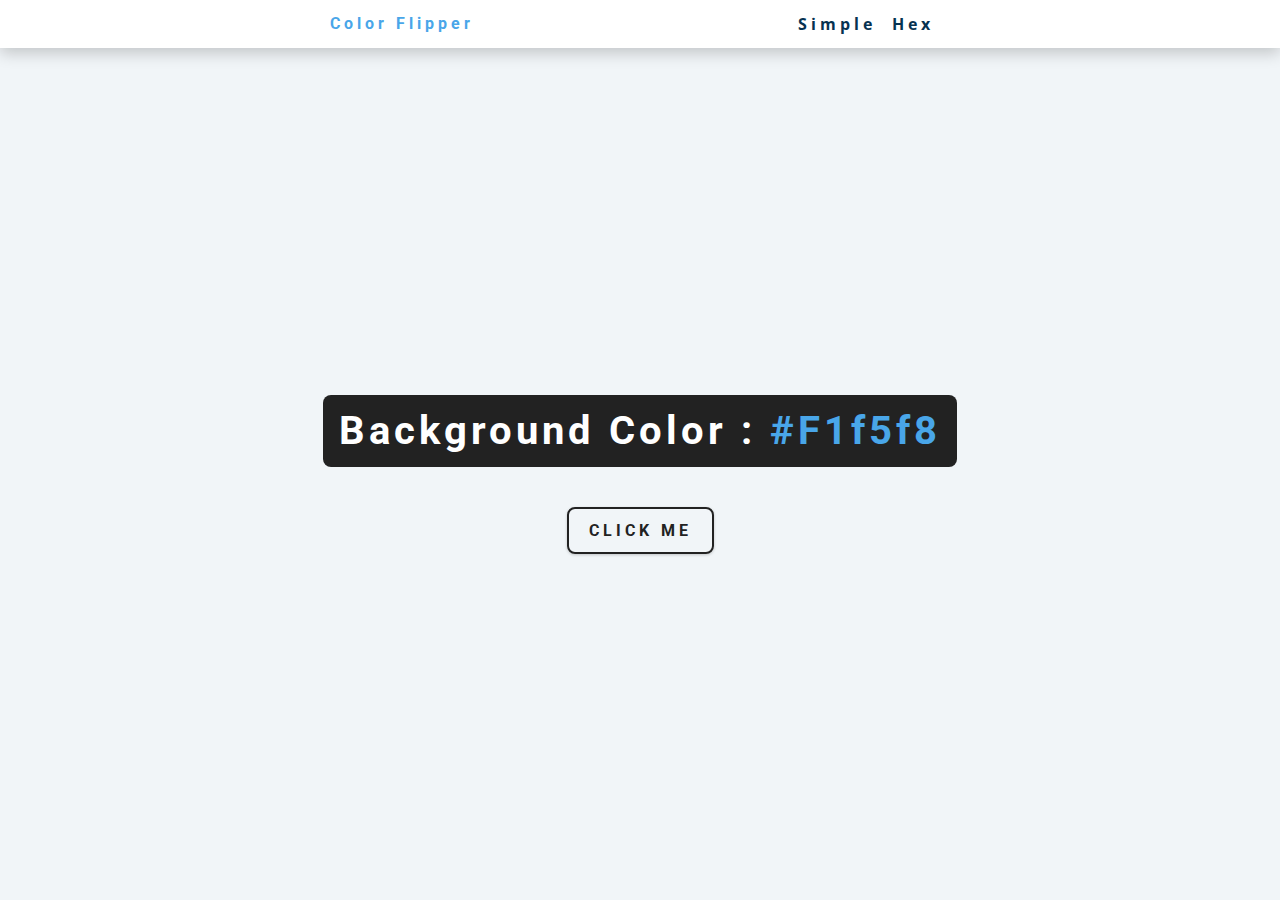
<file: 1-color-flipper/index.html>
<!DOCTYPE html>
<html lang="en">
  <head>
    <meta charset="UTF-8" />
    <meta name="viewport" content="width=device-width, initial-scale=1.0" />
    <title>Color Flipper || Simple</title>
    <!-- styles -->
    <link rel="stylesheet" href="styles.css" />
  </head>
  <body>
    <nav>
      <div class="nav-center">
        <h4>color flipper</h4>
        <ul class="nav-links">
          <li>
            <a href="index.html">simple</a>
          </li>
          <li>
            <a href="hex.html">hex</a>
          </li>
        </ul>
      </div>
    </nav>
    
    <main>
      <div class="container">
        <h2>background color : <span class="color">
          #f1f5f8
        </span></h2>
        <button class="btn btn-hero" id="btn">click me</button>
      </div>
    </main>
    <!-- javascript -->
    <script src="app.js"></script>
  </body>
</html>
</file>
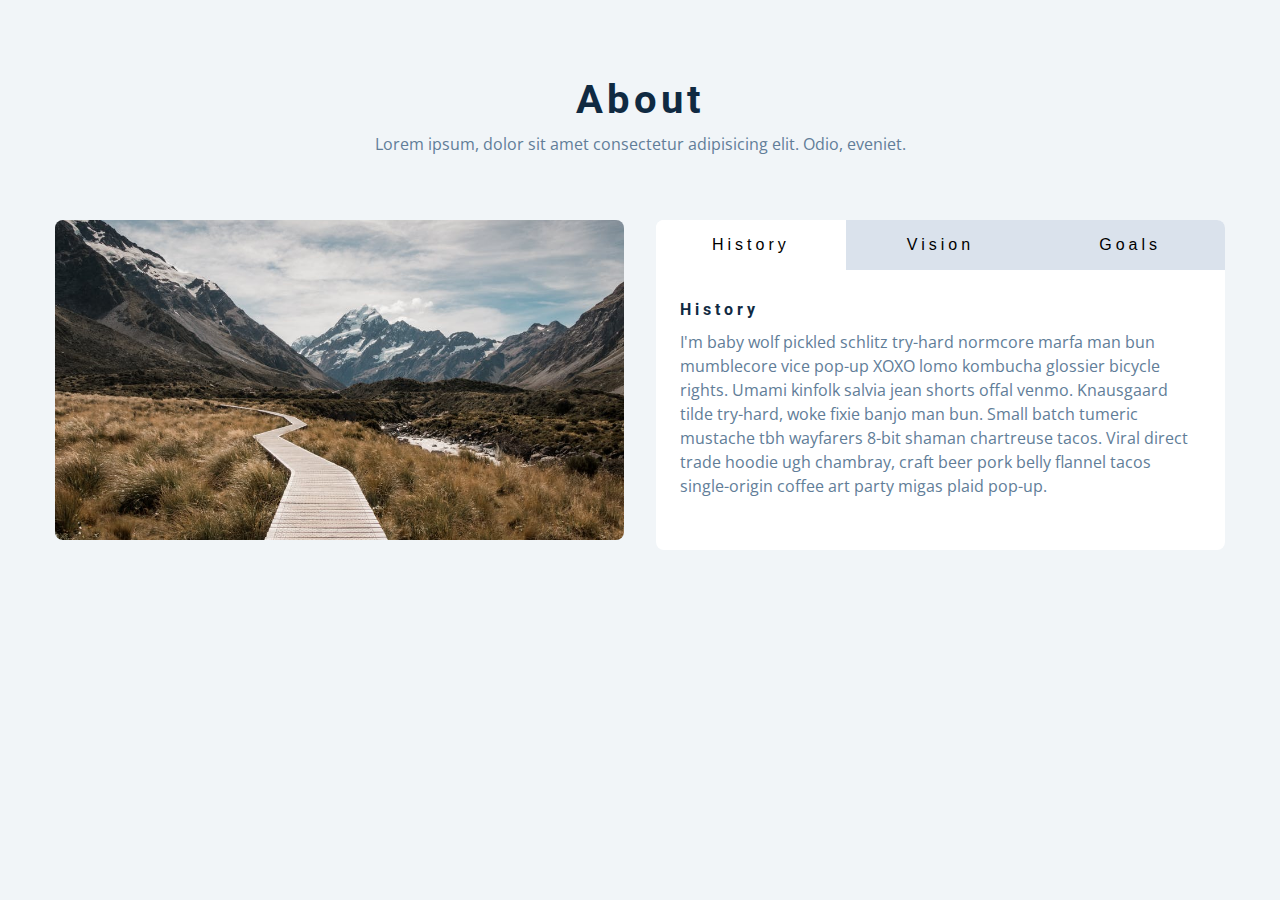
<file: 11-tabs/index.html>
<!DOCTYPE html>
<html lang="en">
  <head>
    <meta charset="UTF-8" />
    <meta name="viewport" content="width=device-width, initial-scale=1.0" />
    <title>Tabs</title>

    <!-- styles -->
    <link rel="stylesheet" href="styles.css" />
  </head>
  <body>
    <section class="section">
      <div class="title">
        <h2>about</h2>
        <p>
          Lorem ipsum, dolor sit amet consectetur adipisicing elit. Odio, eveniet.
        </p>
      </div>
      <div class="about-center section-center">
        <article class="about-img">
          <img src="./hero-bcg.jpeg" alt="about picture">
        </article>
        <article class="about">
          <!-- button container -->
          <div class="btn-container">
            <button class="tab-btn active" data-id="history">history</button>
            <button class="tab-btn" data-id="vision">vision</button>
            <button class="tab-btn" data-id="goals">goals</button>
          </div>
          <article class="about-content">
            <!-- single item -->
            <div class="content active" id="history">
              <h4>history</h4>
              <p>
                I'm baby wolf pickled schlitz try-hard normcore marfa man bun mumblecore vice
                pop-up XOXO lomo kombucha glossier bicycle rights. Umami kinfolk salvia jean
                shorts offal venmo. Knausgaard tilde try-hard, woke fixie banjo man bun. Small
                batch tumeric mustache tbh wayfarers 8-bit shaman chartreuse tacos. Viral
                direct trade hoodie ugh chambray, craft beer pork belly flannel tacos
                single-origin coffee art party migas plaid pop-up.
              </p>
            </div>
            <div class="content" id="vision">
              <h4>vision</h4>
              <p>
                Man bun PBR&B keytar copper mug prism, hell of helvetica. Synth crucifix offal
                deep v hella biodiesel. Church-key listicle polaroid put a bird on it
                chillwave palo santo enamel pin, tattooed meggings franzen la croix cray.
                Retro yr aesthetic four loko tbh helvetica air plant, neutra palo santo tofu
                mumblecore. Hoodie bushwick pour-over jean shorts chartreuse shabby chic. Roof
                party hammock master cleanse pop-up truffaut, bicycle rights skateboard
                affogato readymade sustainable deep v live-edge schlitz narwhal.
              </p>
              <ul>
                <li>list item</li>
                <li>list item</li>
                <li>list item</li>
              </ul>
            </div>
            <div class="content" id="goals">
              <h4>goals</h4>
              <p>
                Chambray authentic truffaut, kickstarter brunch taxidermy vape heirloom four
                dollar toast raclette shoreditch church-key. Poutine etsy tote bag, cred
                fingerstache leggings cornhole everyday carry blog gastropub. Brunch biodiesel
                sartorial mlkshk swag, mixtape hashtag marfa readymade direct trade man braid
                cold-pressed roof party. Small batch adaptogen coloring book heirloom.
                Letterpress food truck hammock literally hell of wolf beard adaptogen everyday
                carry. Dreamcatcher pitchfork yuccie, banh mi salvia venmo photo booth quinoa
                chicharrones.
              </p>
            </div>
            <!-- end of single item -->
          </article>
        </article>
      </div>
    </section>
    <!-- javascript -->
    <script src="app.js"></script>
  </body>
</html>
</file>
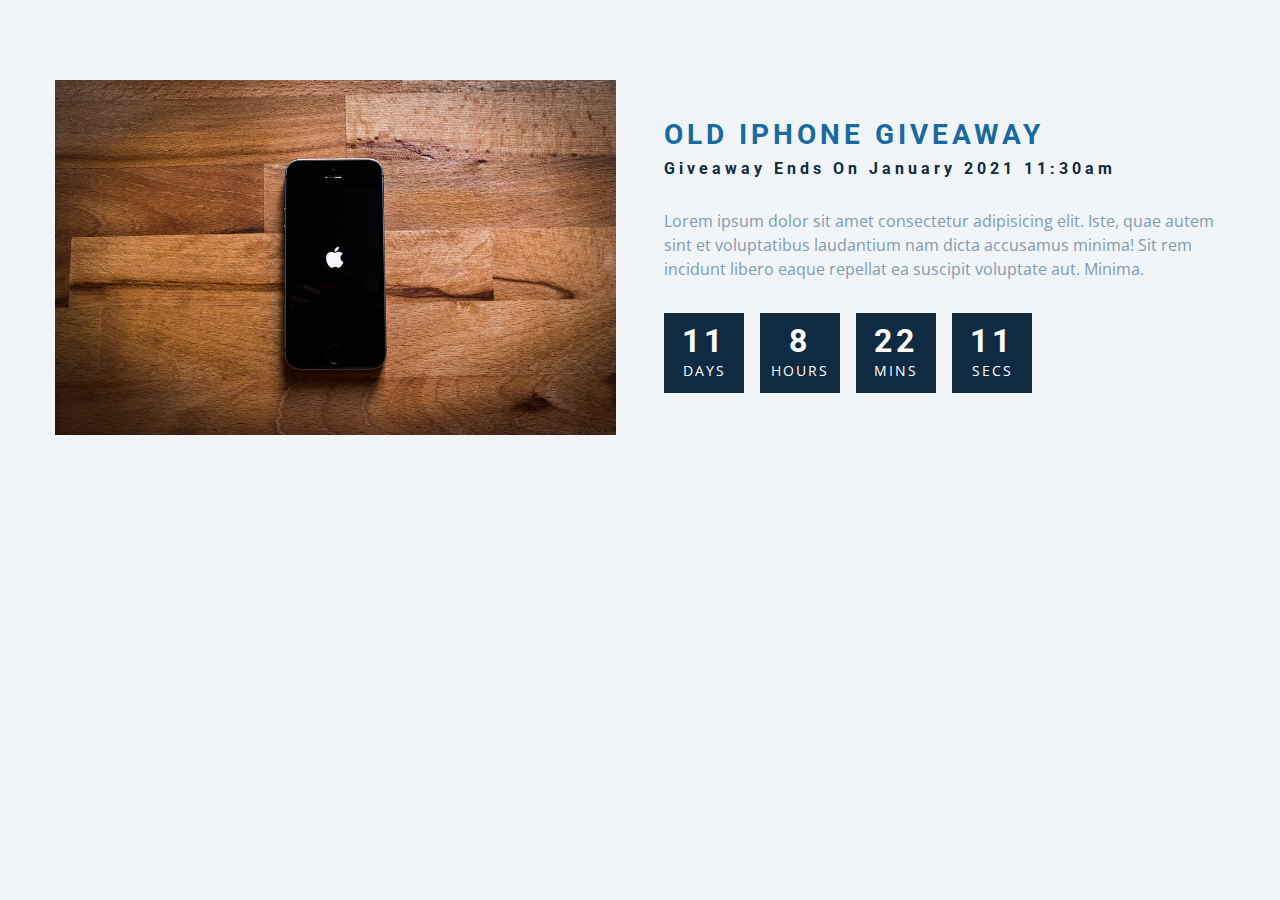
<file: 12-countdown-timer/index.html>
<!DOCTYPE html>
<html lang="en">
  <head>
    <meta charset="UTF-8" />
    <meta name="viewport" content="width=device-width, initial-scale=1.0" />
    <title>Countdown</title>

    <!-- styles -->
    <link rel="stylesheet" href="styles.css" />
  </head>
  <body>
    <section class="section-center">
      <!-- image -->
      <article class="gift-img">
        <img src="./gift.jpeg" alt="gift picture">
      </article>
      <!-- info -->
      <article class="gift-info">
        <h3>old iphone giveaway</h3>
        <h4 class="giveaway">giveaway ends on Sunday, 24 January 2021, 8:00am</h4>
        <p>Lorem ipsum dolor sit amet consectetur adipisicing elit. Iste, quae autem sint et voluptatibus laudantium nam dicta accusamus minima! Sit rem incidunt libero eaque repellat ea suscipit voluptate aut. Minima.</p>
        <div class="deadline">
          <!-- days -->
          <div class="deadline-format">
            <div>
              <h4 class="days">11</h4>
              <span>days</span>
            </div>
          </div>
          <!-- end of item -->
          <!-- hours -->
          <div class="deadline-format">
            <div>
              <h4 class="hours">8</h4>
              <span>hours</span>
            </div>
          </div>
          <!-- end of item -->
          <!-- mins -->
          <div class="deadline-format">
            <div>
              <h4 class="mins">22</h4>
              <span>mins</span>
            </div>
          </div>
          <!-- end of item -->
          <!-- secs -->
          <div class="deadline-format">
            <div>
              <h4 class="secs">11</h4>
              <span>secs</span>
            </div>
          </div>
          <!-- end of item -->
          
        </div>
      </article>
    </section>
    <!-- javascript -->
    <script src="app.js"></script>
  </body>
</html>
</file>
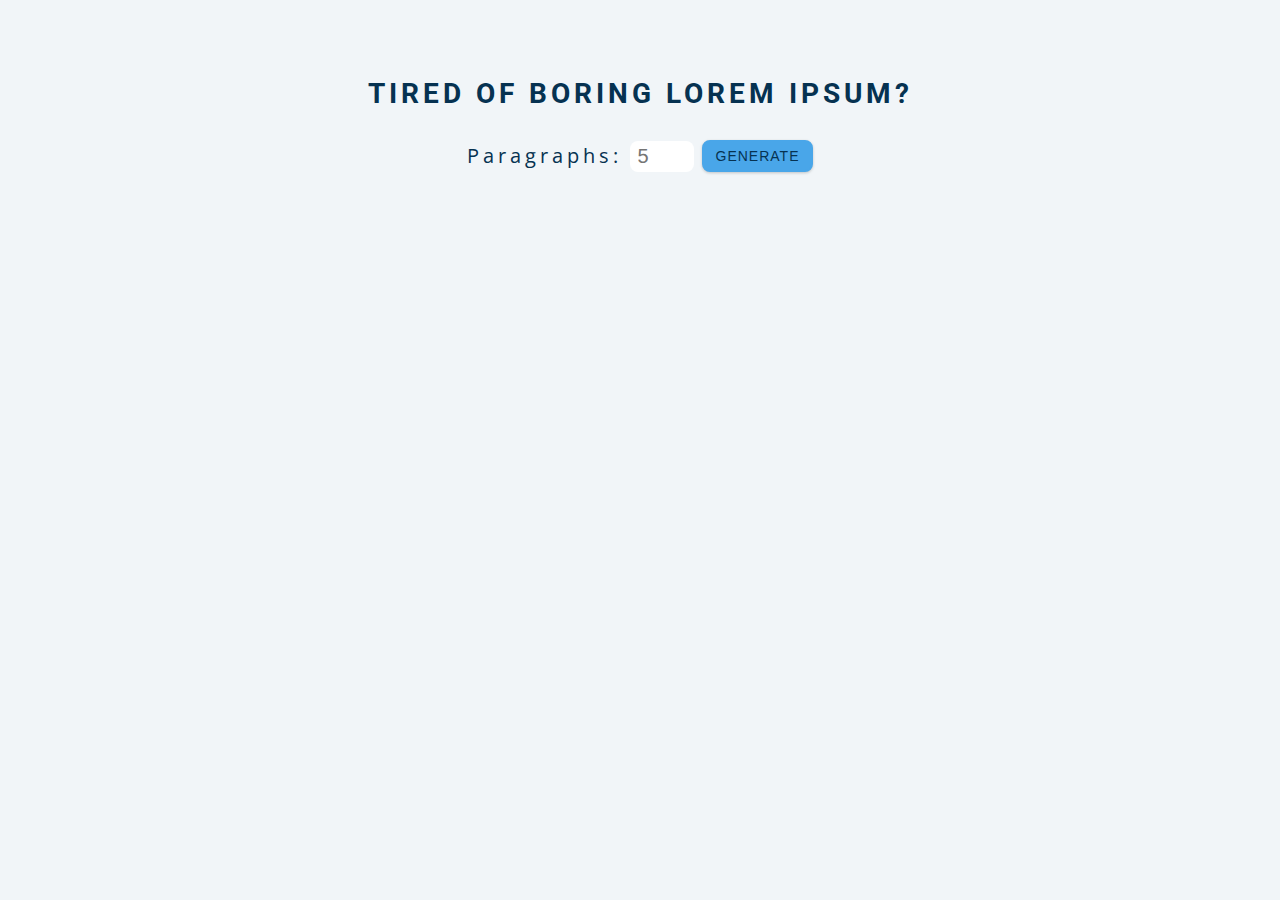
<file: 13-lorem-ipsum/index.html>
<!DOCTYPE html>
<html lang="en">
  <head>
    <meta charset="UTF-8" />
    <meta name="viewport" content="width=device-width, initial-scale=1.0" />
    <title>Lorem Ipsum</title>

    <!-- styles -->
    <link rel="stylesheet" href="styles.css" />
  </head>
  <body>
    <section class="section-center">
      <h3>tired of boring lorem ipsum?</h3>
      <form class="lorem-form">
        <label for="amount">paragraphs:</label>
        <input type="number" name="amount" id="amount" placeholder="5">
        <button type="submit" class="btn">generate</button>
      </form>
      <article class="lorem-text"></article>
    </section>
    <!-- javascript -->
    <script src="app.js"></script>
  </body>
</html>
</file>
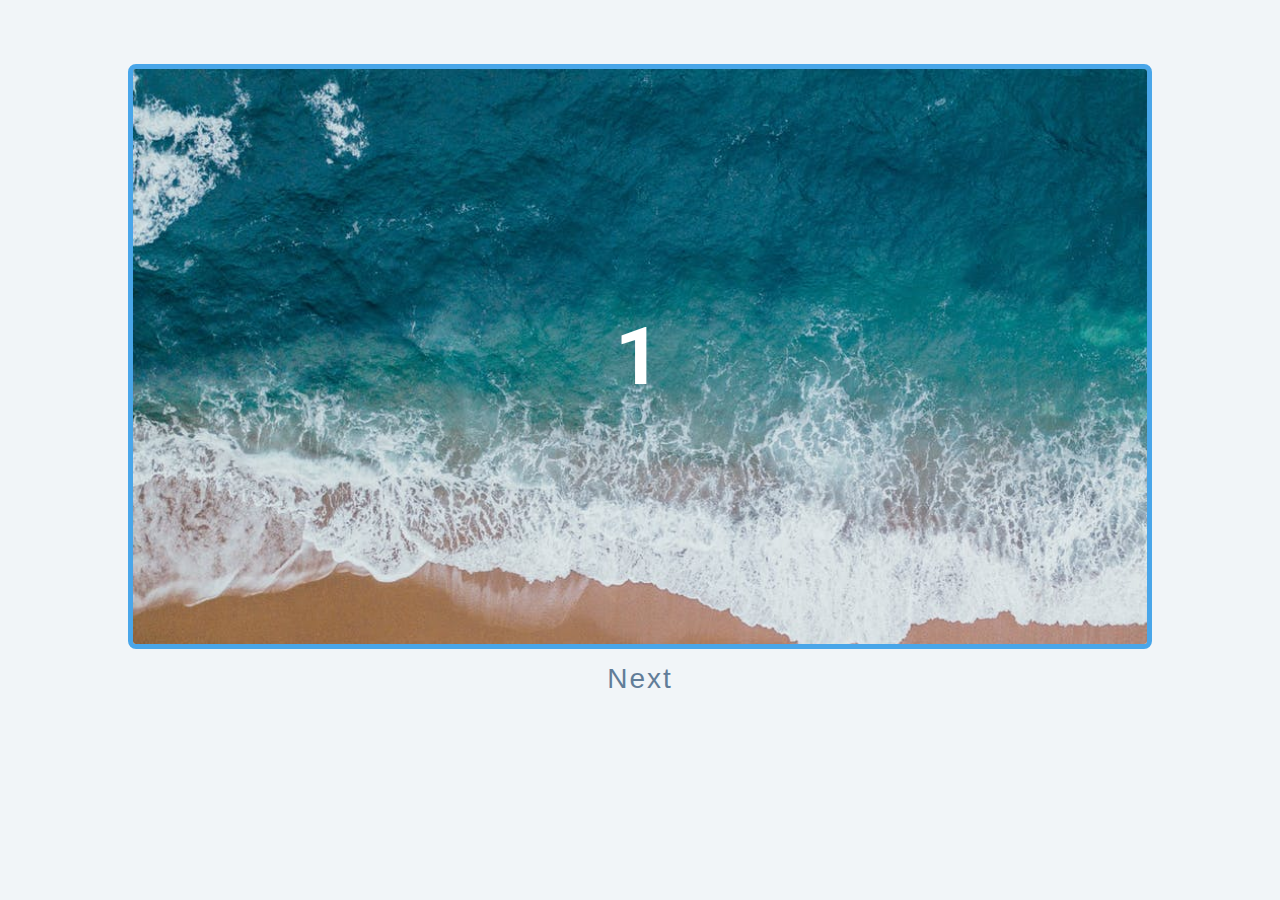
<file: 15-slider/index.html>
<!DOCTYPE html>
<html lang="en">
  <head>
    <meta charset="UTF-8" />
    <meta name="viewport" content="width=device-width, initial-scale=1.0" />
    <title>Slider</title>

    <!-- styles -->
    <link rel="stylesheet" href="styles.css" />
  </head>
  <body>
    <div class="slider-container">
      <div class="slide">
        <img src="./img-1.jpeg" class="slide-img" alt="">
        <h1>1</h1>
      </div>
      <div class="slide">
        <h1>2</h1>
      </div>
      <div class="slide">
        <h1>3</h1>
      </div>
      <div class="slide">
        <div>
          <img src="./person-1.jpeg" class="person-img" alt="">
          <h4>susan doe</h4>
          <h1>4</h1>
        </div>
      </div>
    </div>
    <div class="btn-container">
      <button type="button" class="prevBtn">prev</button>
      <button type="button" class="nextBtn">next</button>
    </div>

    <!-- javascript -->
    <script src="app.js"></script>
  </body>
</html>
</file>
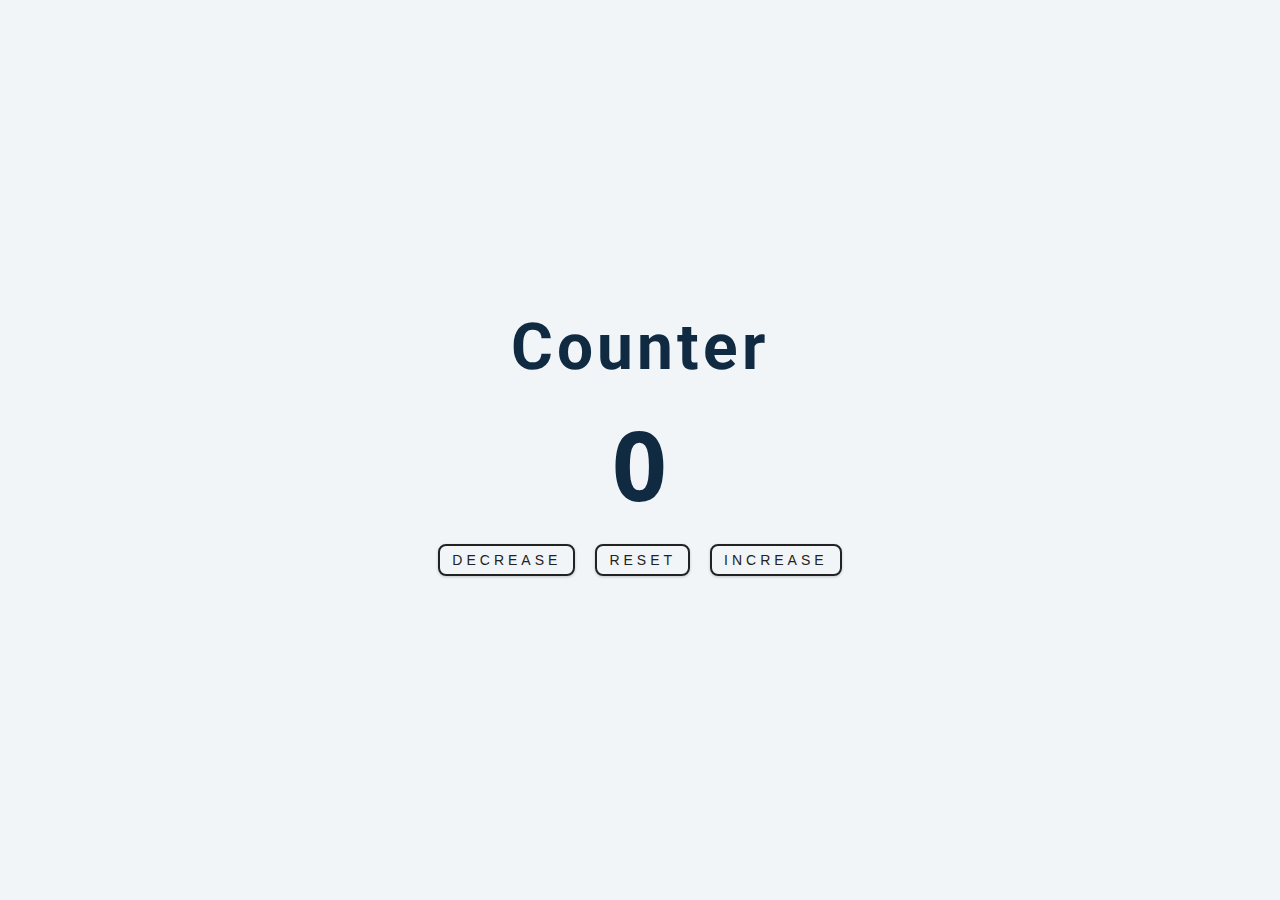
<file: 2-counter/index.html>
<!DOCTYPE html>
<html lang="en">
  <head>
    <meta charset="UTF-8" />
    <meta name="viewport" content="width=device-width, initial-scale=1.0" />
    <title>Counter</title>
    <!-- styles -->
    <link rel="stylesheet" href="styles.css" />
  </head>
  <body>
    <main>
      <div class="container">
        <h1>counter</h1>
        <span id="value">0</span>
        <div class="button-container">
          <button class="btn decrease">decrease</button>
          <button class="btn reset">reset</button>
          <button class="btn increase">increase</button>
        </div>
      </div>
    </main>
    <!-- javascript -->
    <script src="app.js"></script>
  </body>
</html>
</file>
<file: 1-color-flipper/styles.css>
/*
=============== 
Fonts
===============
*/
@import url("https://fonts.googleapis.com/css?family=Open+Sans|Roboto:400,700&display=swap");

/*
=============== 
Variables
===============
*/

:root {
  /* dark shades of primary color*/
  --clr-primary-1: hsl(205, 86%, 17%);
  --clr-primary-2: hsl(205, 77%, 27%);
  --clr-primary-3: hsl(205, 72%, 37%);
  --clr-primary-4: hsl(205, 63%, 48%);
  /* primary/main color */
  --clr-primary-5: hsl(205, 78%, 60%);
  /* lighter shades of primary color */
  --clr-primary-6: hsl(205, 89%, 70%);
  --clr-primary-7: hsl(205, 90%, 76%);
  --clr-primary-8: hsl(205, 86%, 81%);
  --clr-primary-9: hsl(205, 90%, 88%);
  --clr-primary-10: hsl(205, 100%, 96%);
  /* darkest grey - used for headings */
  --clr-grey-1: hsl(209, 61%, 16%);
  --clr-grey-2: hsl(211, 39%, 23%);
  --clr-grey-3: hsl(209, 34%, 30%);
  --clr-grey-4: hsl(209, 28%, 39%);
  /* grey used for paragraphs */
  --clr-grey-5: hsl(210, 22%, 49%);
  --clr-grey-6: hsl(209, 23%, 60%);
  --clr-grey-7: hsl(211, 27%, 70%);
  --clr-grey-8: hsl(210, 31%, 80%);
  --clr-grey-9: hsl(212, 33%, 89%);
  --clr-grey-10: hsl(206, 33%, 96%);
  --clr-white: #fff;
  --clr-red-dark: hsl(360, 67%, 44%);
  --clr-red-light: hsl(360, 71%, 66%);
  --clr-green-dark: hsl(125, 67%, 44%);
  --clr-green-light: hsl(125, 71%, 66%);
  --clr-black: #222;
  --ff-primary: "Roboto", sans-serif;
  --ff-secondary: "Open Sans", sans-serif;
  --transition: all 0.3s linear;
  --spacing: 0.25rem;
  --radius: 0.5rem;
  --light-shadow: 0 5px 15px rgba(0, 0, 0, 0.1);
  --dark-shadow: 0 5px 15px rgba(0, 0, 0, 0.2);
  --max-width: 1170px;
  --fixed-width: 620px;
}
/*
=============== 
Global Styles
===============
*/

*,
::after,
::before {
  margin: 0;
  padding: 0;
  box-sizing: border-box;
}
body {
  font-family: var(--ff-secondary);
  background: var(--clr-grey-10);
  color: var(--clr-grey-1);
  line-height: 1.5;
  font-size: 0.875rem;
}
ul {
  list-style-type: none;
}
a {
  text-decoration: none;
}
img:not(.nav-logo) {
  width: 100%;
  display: block;
}

h1,
h2,
h3,
h4 {
  letter-spacing: var(--spacing);
  text-transform: capitalize;
  line-height: 1.25;
  margin-bottom: 0.75rem;
  font-family: var(--ff-primary);
}
h1 {
  font-size: 3rem;
}
h2 {
  font-size: 2rem;
}
h3 {
  font-size: 1.25rem;
}
h4 {
  font-size: 0.875rem;
}
p {
  margin-bottom: 1.25rem;
  color: var(--clr-grey-5);
}
@media screen and (min-width: 800px) {
  h1 {
    font-size: 4rem;
  }
  h2 {
    font-size: 2.5rem;
  }
  h3 {
    font-size: 1.75rem;
  }
  h4 {
    font-size: 1rem;
  }
  body {
    font-size: 1rem;
  }
  h1,
  h2,
  h3,
  h4 {
    line-height: 1;
  }
}
/*  global classes */

.btn {
  font-family: var(--ff-primary);
  text-transform: uppercase;
  background: transparent;
  color: var(--clr-black);
  padding: 0.375rem 0.75rem;
  letter-spacing: var(--spacing);
  display: inline-block;
  font-weight: 700;
  transition: var(--transition);
  font-size: 0.875rem;
  border: 2px solid var(--clr-black);
  cursor: pointer;
  box-shadow: 0 1px 3px rgba(0, 0, 0, 0.2);
  border-radius: var(--radius);
}
.btn:hover {
  color: var(--clr-white);
  background: var(--clr-black);
}
.btn-hero {
  font-size: 1rem;
  padding: 0.75rem 1.25rem;
}
/* section */
.section {
  padding: 5rem 0;
}

.section-center {
  width: 90vw;
  margin: 0 auto;
  max-width: 1170px;
}
@media screen and (min-width: 992px) {
  .section-center {
    width: 95vw;
  }
}
/*
=============== 
Nav
===============
*/
nav {
  background: var(--clr-white);
  height: 3rem;
  display: grid;
  align-items: center;
  box-shadow: var(--dark-shadow);
}
.nav-center {
  width: 90vw;
  max-width: var(--fixed-width);
  margin: 0 auto;
  display: flex;
  align-items: center;
  justify-content: space-between;
}
.nav-center h4 {
  margin-bottom: 0;
  color: var(--clr-primary-5);
}
.nav-links {
  display: flex;
}
nav a {
  text-transform: capitalize;
  font-weight: 700;
  font-size: 1rem;
  color: var(--clr-primary-1);
  letter-spacing: var(--spacing);
  margin-right: 1rem;
}
nav a:hover {
  color: var(--clr-primary-5);
}
/*
=============== 
Container
===============
*/
main {
  min-height: calc(100vh - 3rem);
  display: grid;
  place-items: center;
}
.container {
  text-align: center;
}
.container h2 {
  background: var(--clr-black);
  color: var(--clr-white);
  padding: 1rem;
  border-radius: var(--radius);
  margin-bottom: 2.5rem;
}
.color {
  color: var(--clr-primary-5);
}
</file>
<file: 11-tabs/styles.css>
/*
=============== 
Fonts
===============
*/
@import url("https://fonts.googleapis.com/css?family=Open+Sans|Roboto:400,700&display=swap");

/*
=============== 
Variables
===============
*/

:root {
  /* dark shades of primary color*/
  --clr-primary-1: hsl(205, 86%, 17%);
  --clr-primary-2: hsl(205, 77%, 27%);
  --clr-primary-3: hsl(205, 72%, 37%);
  --clr-primary-4: hsl(205, 63%, 48%);
  /* primary/main color */
  --clr-primary-5: #49a6e9;
  /* lighter shades of primary color */
  --clr-primary-6: hsl(205, 89%, 70%);
  --clr-primary-7: hsl(205, 90%, 76%);
  --clr-primary-8: hsl(205, 86%, 81%);
  --clr-primary-9: hsl(205, 90%, 88%);
  --clr-primary-10: hsl(205, 100%, 96%);
  /* darkest grey - used for headings */
  --clr-grey-1: hsl(209, 61%, 16%);
  --clr-grey-2: hsl(211, 39%, 23%);
  --clr-grey-3: hsl(209, 34%, 30%);
  --clr-grey-4: hsl(209, 28%, 39%);
  /* grey used for paragraphs */
  --clr-grey-5: hsl(210, 22%, 49%);
  --clr-grey-6: hsl(209, 23%, 60%);
  --clr-grey-7: hsl(211, 27%, 70%);
  --clr-grey-8: hsl(210, 31%, 80%);
  --clr-grey-9: hsl(212, 33%, 89%);
  --clr-grey-10: hsl(210, 36%, 96%);
  --clr-white: #fff;
  --clr-red-dark: hsl(360, 67%, 44%);
  --clr-red-light: hsl(360, 71%, 66%);
  --clr-green-dark: hsl(125, 67%, 44%);
  --clr-green-light: hsl(125, 71%, 66%);
  --clr-black: #222;
  --ff-primary: "Roboto", sans-serif;
  --ff-secondary: "Open Sans", sans-serif;
  --transition: all 0.3s linear;
  --spacing: 0.25rem;
  --radius: 0.5rem;
  --light-shadow: 0 5px 15px rgba(0, 0, 0, 0.1);
  --dark-shadow: 0 5px 15px rgba(0, 0, 0, 0.2);
  --max-width: 1170px;
  --fixed-width: 620px;
}
/*
=============== 
Global Styles
===============
*/

*,
::after,
::before {
  margin: 0;
  padding: 0;
  box-sizing: border-box;
}
body {
  font-family: var(--ff-secondary);
  background: var(--clr-grey-10);
  color: var(--clr-grey-1);
  line-height: 1.5;
  font-size: 0.875rem;
}
ul {
  list-style-type: none;
}
a {
  text-decoration: none;
}
img:not(.logo) {
  width: 100%;
}
img {
  display: block;
}

h1,
h2,
h3,
h4 {
  letter-spacing: var(--spacing);
  text-transform: capitalize;
  line-height: 1.25;
  margin-bottom: 0.75rem;
  font-family: var(--ff-primary);
}
h1 {
  font-size: 3rem;
}
h2 {
  font-size: 2rem;
}
h3 {
  font-size: 1.25rem;
}
h4 {
  font-size: 0.875rem;
}
p {
  margin-bottom: 1.25rem;
  color: var(--clr-grey-5);
}
@media screen and (min-width: 800px) {
  h1 {
    font-size: 4rem;
  }
  h2 {
    font-size: 2.5rem;
  }
  h3 {
    font-size: 1.75rem;
  }
  h4 {
    font-size: 1rem;
  }
  body {
    font-size: 1rem;
  }
  h1,
  h2,
  h3,
  h4 {
    line-height: 1;
  }
}
/*  global classes */

.btn {
  text-transform: uppercase;
  background: transparent;
  color: var(--clr-black);
  padding: 0.375rem 0.75rem;
  letter-spacing: var(--spacing);
  display: inline-block;
  transition: var(--transition);
  font-size: 0.875rem;
  border: 2px solid var(--clr-black);
  cursor: pointer;
  box-shadow: 0 1px 3px rgba(0, 0, 0, 0.2);
  border-radius: var(--radius);
}
.btn:hover {
  color: var(--clr-white);
  background: var(--clr-black);
}
/* section */
.section {
  padding: 5rem 0;
}

.section-center {
  width: 90vw;
  margin: 0 auto;
  max-width: 1170px;
}
@media screen and (min-width: 992px) {
  .section-center {
    width: 95vw;
  }
}
main {
  min-height: 100vh;
  display: grid;
  place-items: center;
}
/*
=============== 
About
===============
*/
.title {
  text-align: center;
  margin-bottom: 4rem;
}
.title p {
  width: 80%;
  margin: 0 auto;
}

.about-img {
  margin-bottom: 2rem;
}
.about-img img {
  border-radius: var(--radius);
  object-fit: cover;
  height: 20rem;
}
@media screen and (min-width: 992px) {
  .about-img {
    margin-bottom: 0;
  }

  .about-center {
    display: grid;
    grid-template-columns: 1fr 1fr;
    column-gap: 2rem;
  }
}
.about {
  background: var(--clr-white);
  border-radius: var(--radius);
  display: grid;
  grid-template-rows: auto 1fr;
}
.btn-container {
  border-top-left-radius: var(--radius);
  border-top-right-radius: var(--radius);
  display: grid;
  grid-template-columns: 1fr 1fr 1fr;
}
.tab-btn:nth-child(1) {
  border-top-left-radius: var(--radius);
}
.tab-btn:nth-child(3) {
  border-top-right-radius: var(--radius);
}
.tab-btn {
  padding: 1rem 0;
  border: none;
  text-transform: capitalize;
  font-size: 1rem;
  display: block;
  background: var(--clr-grey-9);
  cursor: pointer;
  transition: var(--transition);
  letter-spacing: var(--spacing);
}
.tab-btn:hover:not(.active) {
  background: var(--clr-primary-10);
  color: var(--clr-primary-5);
}
.about-content {
  border-bottom-left-radius: var(--radius);
  border-bottom-right-radius: var(--radius);
  padding: 2rem 1.5rem;
}
/* hide content */
.content {
  display: none;
}
.tab-btn.active {
  background: var(--clr-white);
}
.content.active {
  display: block;
}
</file>
<file: 12-countdown-timer/styles.css>
/*
=============== 
Fonts
===============
*/
@import url("https://fonts.googleapis.com/css?family=Open+Sans|Roboto:400,700&display=swap");

/*
=============== 
Variables
===============
*/

:root {
  /* dark shades of primary color*/
  --clr-primary-1: hsl(205, 86%, 17%);
  --clr-primary-2: hsl(205, 77%, 27%);
  --clr-primary-3: hsl(205, 72%, 37%);
  --clr-primary-4: hsl(205, 63%, 48%);
  /* primary/main color */
  --clr-primary-5: #49a6e9;
  /* lighter shades of primary color */
  --clr-primary-6: hsl(205, 89%, 70%);
  --clr-primary-7: hsl(205, 90%, 76%);
  --clr-primary-8: hsl(205, 86%, 81%);
  --clr-primary-9: hsl(205, 90%, 88%);
  --clr-primary-10: hsl(205, 100%, 96%);
  /* darkest grey - used for headings */
  --clr-grey-1: hsl(209, 61%, 16%);
  --clr-grey-2: hsl(211, 39%, 23%);
  --clr-grey-3: hsl(209, 34%, 30%);
  --clr-grey-4: hsl(209, 28%, 39%);
  /* grey used for paragraphs */
  --clr-grey-5: hsl(210, 22%, 49%);
  --clr-grey-6: hsl(209, 23%, 60%);
  --clr-grey-7: hsl(211, 27%, 70%);
  --clr-grey-8: hsl(210, 31%, 80%);
  --clr-grey-9: hsl(212, 33%, 89%);
  --clr-grey-10: hsl(210, 36%, 96%);
  --clr-white: #fff;
  --clr-red-dark: hsl(360, 67%, 44%);
  --clr-red-light: hsl(360, 71%, 66%);
  --clr-green-dark: hsl(125, 67%, 44%);
  --clr-green-light: hsl(125, 71%, 66%);
  --clr-black: #222;
  --clr-gold: #c59d5f;
  --ff-primary: "Roboto", sans-serif;
  --ff-secondary: "Open Sans", sans-serif;
  --transition: all 0.3s linear;
  --spacing: 0.25rem;
  --radius: 0.5rem;
  --light-shadow: 0 5px 15px rgba(0, 0, 0, 0.1);
  --dark-shadow: 0 5px 15px rgba(0, 0, 0, 0.2);
  --max-width: 1170px;
  --fixed-width: 620px;
}
/*
=============== 
Global Styles
===============
*/

*,
::after,
::before {
  margin: 0;
  padding: 0;
  box-sizing: border-box;
}
body {
  font-family: var(--ff-secondary);
  background: var(--clr-grey-10);
  color: var(--clr-grey-1);
  line-height: 1.5;
  font-size: 0.875rem;
}
ul {
  list-style-type: none;
}
a {
  text-decoration: none;
}
img:not(.logo) {
  width: 100%;
}
img {
  display: block;
}

h1,
h2,
h3,
h4 {
  letter-spacing: var(--spacing);
  text-transform: capitalize;
  line-height: 1.25;
  margin-bottom: 0.75rem;
  font-family: var(--ff-primary);
}
h1 {
  font-size: 3rem;
}
h2 {
  font-size: 2rem;
}
h3 {
  font-size: 1.25rem;
}
h4 {
  font-size: 0.875rem;
}
p {
  margin-bottom: 1.25rem;
  color: var(--clr-grey-5);
}
@media screen and (min-width: 800px) {
  h1 {
    font-size: 4rem;
  }
  h2 {
    font-size: 2.5rem;
  }
  h3 {
    font-size: 1.75rem;
  }
  h4 {
    font-size: 1rem;
  }
  body {
    font-size: 1rem;
  }
  h1,
  h2,
  h3,
  h4 {
    line-height: 1;
  }
}
/*  global classes */

.btn {
  text-transform: uppercase;
  background: transparent;
  color: var(--clr-black);
  padding: 0.375rem 0.75rem;
  letter-spacing: var(--spacing);
  display: inline-block;
  transition: var(--transition);
  font-size: 0.875rem;
  border: 2px solid var(--clr-black);
  cursor: pointer;
  box-shadow: 0 1px 3px rgba(0, 0, 0, 0.2);
  border-radius: var(--radius);
}
.btn:hover {
  color: var(--clr-white);
  background: var(--clr-black);
}
/* section */
.section {
  padding: 5rem 0;
}

.section-center {
  width: 90vw;
  margin: 5rem auto;
  max-width: 1170px;
}

main {
  min-height: 100vh;
  display: grid;
  place-items: center;
}
/*
=============== 
Countdown Timer
===============
*/
.gift-img {
  margin-bottom: 2rem;
}
.gift-info h3 {
  text-transform: uppercase;
  color: var(--clr-primary-3);
}
.gift-info p {
  color: var(--clr-grey-6);
}
.date {
  color: var(--clr-grey-5);
  font-size: 0.85rem;
}
@media screen and (min-width: 992px) {
  .section-center {
    display: grid;
    grid-template-columns: 1fr 1fr;
    place-items: center;
    gap: 3rem;
    width: 95vw;
  }
  .gift-img {
    margin-bottom: 0;
  }
}
.gift-info p {
  margin: 2rem 0;
}
.deadline {
  display: flex;
}
.deadline-format {
  background: var(--clr-grey-1);
  color: var(--clr-white);
  margin-right: 1rem;
  width: 5rem;
  height: 5rem;
  display: grid;
  place-items: center;
  text-align: center;
}
.deadline-format span {
  display: block;
  text-transform: uppercase;
  letter-spacing: 2px;
  font-size: 0.85rem;
}
.deadline h4:not(.expired) {
  font-size: 2rem;
  margin-bottom: 0.25rem;
  letter-spacing: var(--spacing);
}
</file>
<file: 13-lorem-ipsum/styles.css>
/*
=============== 
Fonts
===============
*/
@import url("https://fonts.googleapis.com/css?family=Open+Sans|Roboto:400,700&display=swap");

/*
=============== 
Variables
===============
*/

:root {
  /* dark shades of primary color*/
  --clr-primary-1: hsl(205, 86%, 17%);
  --clr-primary-2: hsl(205, 77%, 27%);
  --clr-primary-3: hsl(205, 72%, 37%);
  --clr-primary-4: hsl(205, 63%, 48%);
  /* primary/main color */
  --clr-primary-5: #49a6e9;
  /* lighter shades of primary color */
  --clr-primary-6: hsl(205, 89%, 70%);
  --clr-primary-7: hsl(205, 90%, 76%);
  --clr-primary-8: hsl(205, 86%, 81%);
  --clr-primary-9: hsl(205, 90%, 88%);
  --clr-primary-10: hsl(205, 100%, 96%);
  /* darkest grey - used for headings */
  --clr-grey-1: hsl(209, 61%, 16%);
  --clr-grey-2: hsl(211, 39%, 23%);
  --clr-grey-3: hsl(209, 34%, 30%);
  --clr-grey-4: hsl(209, 28%, 39%);
  /* grey used for paragraphs */
  --clr-grey-5: hsl(210, 22%, 49%);
  --clr-grey-6: hsl(209, 23%, 60%);
  --clr-grey-7: hsl(211, 27%, 70%);
  --clr-grey-8: hsl(210, 31%, 80%);
  --clr-grey-9: hsl(212, 33%, 89%);
  --clr-grey-10: hsl(210, 36%, 96%);
  --clr-white: #fff;
  --clr-red-dark: hsl(360, 67%, 44%);
  --clr-red-light: hsl(360, 71%, 66%);
  --clr-green-dark: hsl(125, 67%, 44%);
  --clr-green-light: hsl(125, 71%, 66%);
  --clr-black: #222;
  --ff-primary: "Roboto", sans-serif;
  --ff-secondary: "Open Sans", sans-serif;
  --transition: all 0.3s linear;
  --spacing: 0.25rem;
  --radius: 0.5rem;
  --light-shadow: 0 5px 15px rgba(0, 0, 0, 0.1);
  --dark-shadow: 0 5px 15px rgba(0, 0, 0, 0.2);
  --max-width: 1170px;
  --fixed-width: 620px;
}
/*
=============== 
Global Styles
===============
*/

*,
::after,
::before {
  margin: 0;
  padding: 0;
  box-sizing: border-box;
}
body {
  font-family: var(--ff-secondary);
  background: var(--clr-grey-10);
  color: var(--clr-grey-1);
  line-height: 1.5;
  font-size: 0.875rem;
}
ul {
  list-style-type: none;
}
a {
  text-decoration: none;
}
img:not(.logo) {
  width: 100%;
}
img {
  display: block;
}

h1,
h2,
h3,
h4 {
  letter-spacing: var(--spacing);
  text-transform: capitalize;
  line-height: 1.25;
  margin-bottom: 0.75rem;
  font-family: var(--ff-primary);
}
h1 {
  font-size: 3rem;
}
h2 {
  font-size: 2rem;
}
h3 {
  font-size: 1.25rem;
}
h4 {
  font-size: 0.875rem;
}
p {
  margin-bottom: 1.25rem;
  color: var(--clr-grey-5);
}
@media screen and (min-width: 800px) {
  h1 {
    font-size: 4rem;
  }
  h2 {
    font-size: 2.5rem;
  }
  h3 {
    font-size: 1.75rem;
  }
  h4 {
    font-size: 1rem;
  }
  body {
    font-size: 1rem;
  }
  h1,
  h2,
  h3,
  h4 {
    line-height: 1;
  }
}
/*  global classes */

.btn {
  text-transform: uppercase;
  background: var(--clr-primary-5);
  color: var(--clr-primary-1);
  padding: 0.375rem 0.75rem;
  letter-spacing: 1px;
  display: inline-block;
  transition: var(--transition);
  font-size: 0.875rem;
  border: 2px solid var(--clr-primary-5);
  cursor: pointer;
  box-shadow: 0 1px 3px rgba(0, 0, 0, 0.2);
  border-radius: var(--radius);
}
.btn:hover {
  color: var(--clr-primary-5);
  background: var(--clr-primary-8);
  border-color: var(--clr-primary-8);
}
/* section */
.section {
  padding: 5rem 0;
}

.section-center {
  width: 90vw;
  margin: 0 auto;
  max-width: 40rem;
  margin-top: 5rem;
  text-align: center;
}
@media screen and (min-width: 992px) {
  .section-center {
    width: 95vw;
  }
}
main {
  min-height: 100vh;
  display: grid;
  place-items: center;
}
/*
=============== 
Lorem Ipsum
===============
*/
h3 {
  text-transform: uppercase;
  color: var(--clr-primary-1);
}
.lorem-form {
  text-transform: capitalize;
  letter-spacing: var(--spacing);
  margin-top: 2rem;
  margin-bottom: 4rem;
  display: flex;
  justify-content: center;
  align-items: center;
}
label {
  font-size: 1.25rem;
  color: var(--clr-primary-1);
}
input {
  padding: 0.25rem 0.5rem;

  width: 4rem;
  border-radius: var(--radius);
  border: none;
  margin: 0 0.5rem;
  font-size: 1.25rem;
}
button {
  background: var(--clr-primary-10);
}
.result {
  margin-bottom: 2rem;
}
</file>
<file: 15-slider/styles.css>
/*
=============== 
Fonts
===============
*/
@import url("https://fonts.googleapis.com/css?family=Open+Sans|Roboto:400,700&display=swap");

/*
=============== 
Variables
===============
*/

:root {
  /* dark shades of primary color*/
  --clr-primary-1: hsl(205, 86%, 17%);
  --clr-primary-2: hsl(205, 77%, 27%);
  --clr-primary-3: hsl(205, 72%, 37%);
  --clr-primary-4: hsl(205, 63%, 48%);
  /* primary/main color */
  --clr-primary-5: #49a6e9;
  /* lighter shades of primary color */
  --clr-primary-6: hsl(205, 89%, 70%);
  --clr-primary-7: hsl(205, 90%, 76%);
  --clr-primary-8: hsl(205, 86%, 81%);
  --clr-primary-9: hsl(205, 90%, 88%);
  --clr-primary-10: hsl(205, 100%, 96%);
  /* darkest grey - used for headings */
  --clr-grey-1: hsl(209, 61%, 16%);
  --clr-grey-2: hsl(211, 39%, 23%);
  --clr-grey-3: hsl(209, 34%, 30%);
  --clr-grey-4: hsl(209, 28%, 39%);
  /* grey used for paragraphs */
  --clr-grey-5: hsl(210, 22%, 49%);
  --clr-grey-6: hsl(209, 23%, 60%);
  --clr-grey-7: hsl(211, 27%, 70%);
  --clr-grey-8: hsl(210, 31%, 80%);
  --clr-grey-9: hsl(212, 33%, 89%);
  --clr-grey-10: hsl(210, 36%, 96%);
  --clr-white: #fff;
  --clr-red-dark: hsl(360, 67%, 44%);
  --clr-red-light: hsl(360, 71%, 66%);
  --clr-green-dark: hsl(125, 67%, 44%);
  --clr-green-light: hsl(125, 71%, 66%);
  --clr-black: #222;
  --ff-primary: "Roboto", sans-serif;
  --ff-secondary: "Open Sans", sans-serif;
  --transition: all 0.3s linear;
  --spacing: 0.25rem;
  --radius: 0.5rem;
  --light-shadow: 0 5px 15px rgba(0, 0, 0, 0.1);
  --dark-shadow: 0 5px 15px rgba(0, 0, 0, 0.2);
  --max-width: 1170px;
  --fixed-width: 620px;
}
/*
=============== 
Global Styles
===============
*/

*,
::after,
::before {
  margin: 0;
  padding: 0;
  box-sizing: border-box;
}
body {
  font-family: var(--ff-secondary);
  background: var(--clr-grey-10);
  color: var(--clr-grey-1);
  line-height: 1.5;
  font-size: 0.875rem;
}
ul {
  list-style-type: none;
}
a {
  text-decoration: none;
}
img:not(.person-img) {
  width: 100%;
}
img {
  display: block;
}

h1,
h2,
h3,
h4 {
  letter-spacing: var(--spacing);
  text-transform: capitalize;
  line-height: 1.25;
  margin-bottom: 0.75rem;
  font-family: var(--ff-primary);
}
h1 {
  font-size: 3rem;
}
h2 {
  font-size: 2rem;
}
h3 {
  font-size: 1.25rem;
}
h4 {
  font-size: 0.875rem;
}
p {
  margin-bottom: 1.25rem;
  color: var(--clr-grey-5);
}
@media screen and (min-width: 800px) {
  h1 {
    font-size: 4rem;
  }
  h2 {
    font-size: 2.5rem;
  }
  h3 {
    font-size: 1.75rem;
  }
  h4 {
    font-size: 1rem;
  }
  body {
    font-size: 1rem;
  }
  h1,
  h2,
  h3,
  h4 {
    line-height: 1;
  }
}
/*  global classes */

.btn {
  text-transform: uppercase;
  background: transparent;
  color: var(--clr-black);
  padding: 0.375rem 0.75rem;
  letter-spacing: var(--spacing);
  display: inline-block;
  transition: var(--transition);
  font-size: 0.875rem;
  border: 2px solid var(--clr-black);
  cursor: pointer;
  box-shadow: 0 1px 3px rgba(0, 0, 0, 0.2);
  border-radius: var(--radius);
}
.btn:hover {
  color: var(--clr-white);
  background: var(--clr-black);
}
/* section */
.section {
  padding: 5rem 0;
}

.section-center {
  width: 90vw;
  margin: 0 auto;
  max-width: 1170px;
}
@media screen and (min-width: 992px) {
  .section-center {
    width: 95vw;
  }
}
main {
  min-height: 100vh;
  display: grid;
  place-items: center;
}
/*
=============== 
Slider
===============
*/

.slider-container {
  border: 5px solid var(--clr-primary-5);
  width: 80vw;
  margin: 0 auto;
  height: 40vh;
  max-width: 80rem;
  position: relative;
  border-radius: 0.5rem;
  overflow: hidden;
  margin-top: 4rem;
}
.slide {
  position: absolute;
  width: 100%;
  height: 100%;
  background: var(--clr-primary-9);
  color: var(--clr-white);
  display: grid;
  place-items: center;
  transition: all 0.25s ease-in-out;
  text-align: center;
}
.slide-img {
  height: 100%;
  object-fit: cover;
}
.slide h1 {
  font-size: 5rem;
}
.person-img {
  border-radius: 50%;
  width: 6rem;
  height: 6rem;
  margin: 0 auto;
  margin-bottom: 1rem;
}
.slide:nth-child(1) h1 {
  position: absolute;
  top: 50%;
  left: 50%;
  transform: translate(-50%, -50%);
}
.slide:nth-child(3) {
  background: linear-gradient(rgba(0, 0, 0, 0.4), rgba(0, 0, 0, 0.4)),
    url("./img-2.jpeg") center/cover no-repeat;
}
.btn-container {
  display: flex;
  justify-content: center;
  margin-top: 0.75rem;
}
.prevBtn,
.nextBtn {
  background: transparent;
  border-color: transparent;
  font-size: 1.75rem;
  cursor: pointer;
  margin: 0 0.25rem;
  text-transform: capitalize;
  letter-spacing: 2px;
  color: var(--clr-grey-5);
  transition: var(--transition);
}
.prevBtn:hover,
.nextBtn:hover {
  color: var(--clr-grey-3);
}

@media screen and (min-width: 576px) {
  .slider-container {
    height: 45vh;
  }
}
@media screen and (min-width: 768px) {
  .slider-container {
    height: 55vh;
  }
}
@media screen and (min-width: 992px) {
  .slider-container {
    height: 65vh;
  }
}
/* .slide:nth-child(1){
  left: 0;
}
.slide:nth-child(2){
  left: 100%;
}
.slide:nth-child(3){
  left: 200%;
}
.slide:nth-child(4){
  left: 300%;
}
.slide{
  transform: translateX(-100%);
} */
/* negative value moves to left */
</file>
<file: 2-counter/styles.css>
/*
=============== 
Fonts
===============
*/
@import url("https://fonts.googleapis.com/css?family=Open+Sans|Roboto:400,700&display=swap");

/*
=============== 
Variables
===============
*/

:root {
  /* dark shades of primary color*/
  --clr-primary-1: hsl(205, 86%, 17%);
  --clr-primary-2: hsl(205, 77%, 27%);
  --clr-primary-3: hsl(205, 72%, 37%);
  --clr-primary-4: hsl(205, 63%, 48%);
  /* primary/main color */
  --clr-primary-5: hsl(205, 78%, 60%);
  /* lighter shades of primary color */
  --clr-primary-6: hsl(205, 89%, 70%);
  --clr-primary-7: hsl(205, 90%, 76%);
  --clr-primary-8: hsl(205, 86%, 81%);
  --clr-primary-9: hsl(205, 90%, 88%);
  --clr-primary-10: hsl(205, 100%, 96%);
  /* darkest grey - used for headings */
  --clr-grey-1: hsl(209, 61%, 16%);
  --clr-grey-2: hsl(211, 39%, 23%);
  --clr-grey-3: hsl(209, 34%, 30%);
  --clr-grey-4: hsl(209, 28%, 39%);
  /* grey used for paragraphs */
  --clr-grey-5: hsl(210, 22%, 49%);
  --clr-grey-6: hsl(209, 23%, 60%);
  --clr-grey-7: hsl(211, 27%, 70%);
  --clr-grey-8: hsl(210, 31%, 80%);
  --clr-grey-9: hsl(212, 33%, 89%);
  --clr-grey-10: hsl(210, 36%, 96%);
  --clr-white: #fff;
  --clr-red-dark: hsl(360, 67%, 44%);
  --clr-red-light: hsl(360, 71%, 66%);
  --clr-green-dark: hsl(125, 67%, 44%);
  --clr-green-light: hsl(125, 71%, 66%);
  --clr-black: #222;
  --ff-primary: "Roboto", sans-serif;
  --ff-secondary: "Open Sans", sans-serif;
  --transition: all 0.3s linear;
  --spacing: 0.25rem;
  --radius: 0.5rem;
  --light-shadow: 0 5px 15px rgba(0, 0, 0, 0.1);
  --dark-shadow: 0 5px 15px rgba(0, 0, 0, 0.2);
  --max-width: 1170px;
  --fixed-width: 620px;
}
/*
=============== 
Global Styles
===============
*/

*,
::after,
::before {
  margin: 0;
  padding: 0;
  box-sizing: border-box;
}
body {
  font-family: var(--ff-secondary);
  background: var(--clr-grey-10);
  color: var(--clr-grey-1);
  line-height: 1.5;
  font-size: 0.875rem;
}
ul {
  list-style-type: none;
}
a {
  text-decoration: none;
}
img:not(.nav-logo) {
  width: 100%;
  display: block;
}

h1,
h2,
h3,
h4 {
  letter-spacing: var(--spacing);
  text-transform: capitalize;
  line-height: 1.25;
  margin-bottom: 0.75rem;
  font-family: var(--ff-primary);
}
h1 {
  font-size: 3rem;
}
h2 {
  font-size: 2rem;
}
h3 {
  font-size: 1.25rem;
}
h4 {
  font-size: 0.875rem;
}
p {
  margin-bottom: 1.25rem;
  color: var(--clr-grey-5);
}
@media screen and (min-width: 800px) {
  h1 {
    font-size: 4rem;
  }
  h2 {
    font-size: 2.5rem;
  }
  h3 {
    font-size: 1.75rem;
  }
  h4 {
    font-size: 1rem;
  }
  body {
    font-size: 1rem;
  }
  h1,
  h2,
  h3,
  h4 {
    line-height: 1;
  }
}
/*  global classes */

.btn {
  text-transform: uppercase;
  background: transparent;
  color: var(--clr-black);
  padding: 0.375rem 0.75rem;
  letter-spacing: var(--spacing);
  display: inline-block;
  transition: var(--transition);
  font-size: 0.875rem;
  border: 2px solid var(--clr-black);
  cursor: pointer;
  box-shadow: 0 1px 3px rgba(0, 0, 0, 0.2);
  border-radius: var(--radius);
}
.btn:hover {
  color: var(--clr-white);
  background: var(--clr-black);
}
/* section */
.section {
  padding: 5rem 0;
}

.section-center {
  width: 90vw;
  margin: 0 auto;
  max-width: 1170px;
}
@media screen and (min-width: 992px) {
  .section-center {
    width: 95vw;
  }
}
/*
=============== 
Counter
===============
*/

main {
  min-height: 100vh;
  display: grid;
  place-items: center;
}
.container {
  text-align: center;
}
#value {
  font-size: 6rem;
  font-weight: bold;
}
.btn {
  margin: 0.5rem;
}
</file>
